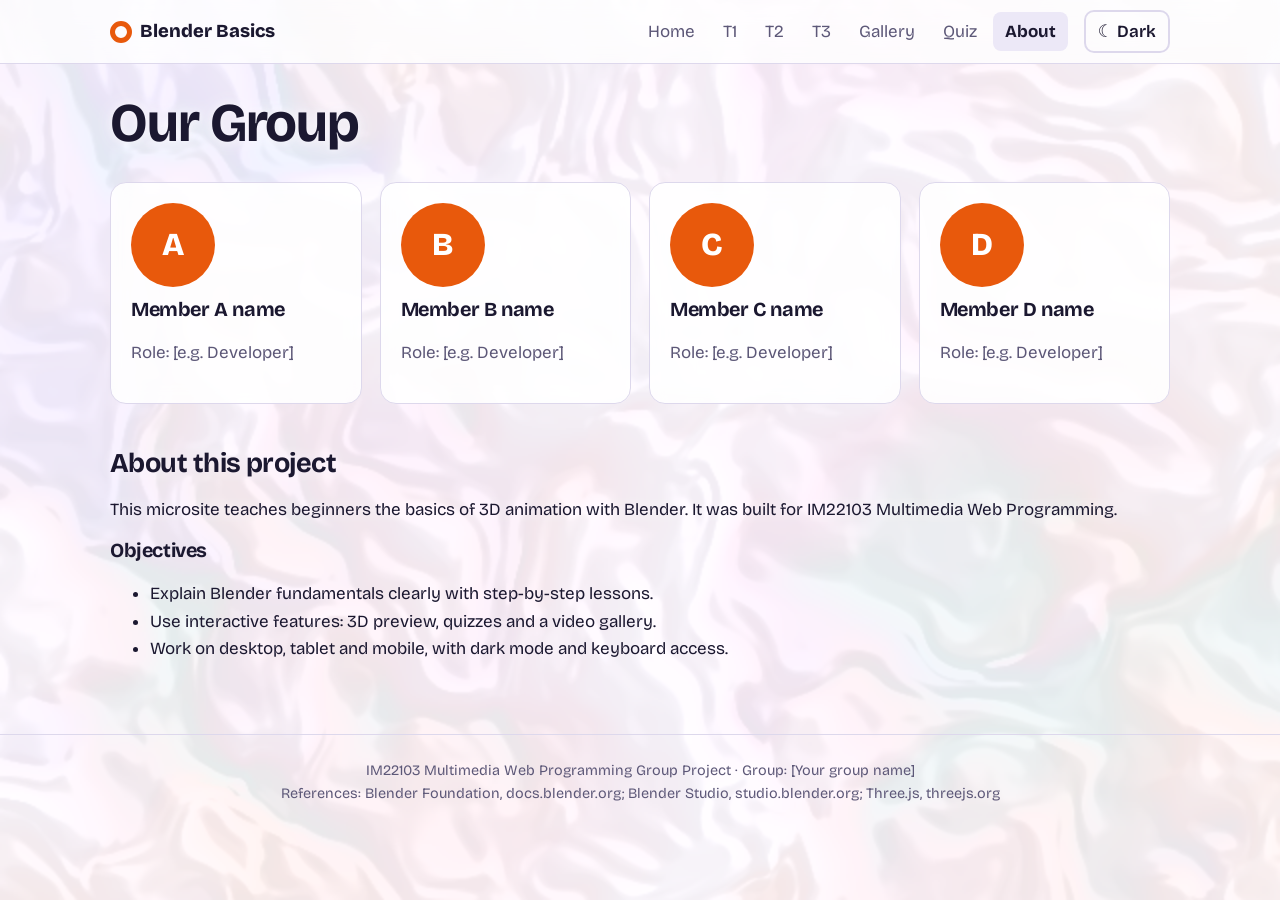
<file: about.html>
<!DOCTYPE html><html lang="en"><head><meta charset="utf-8"><meta name="viewport" content="width=device-width,initial-scale=1">
<title>About | Blender Basics</title><meta name="description" content="Learn 3D animation with Blender: tutorials, gallery and quiz.">
<link rel="preconnect" href="https://fonts.googleapis.com"><link rel="stylesheet" href="https://fonts.googleapis.com/css2?family=Bricolage+Grotesque:wght@400;600;800&display=swap"><link rel="stylesheet" href="style.css"></head><body>
<a class="skip" href="#main">Skip to content</a>
<header><div class="bar"><a class="logo" href="index.html"><i></i>Blender Basics</a><button id="menu" class="ghost" aria-expanded="false" aria-controls="nav">Menu</button>
<nav id="nav" aria-label="Main"><a href="index.html">Home</a><a href="tutorial1.html">T1</a><a href="tutorial2.html">T2</a><a href="tutorial3.html">T3</a><a href="gallery.html">Gallery</a><a href="quiz.html">Quiz</a><a href="about.html" aria-current="page">About</a></nav><button id="theme" class="ghost" aria-pressed="false">Dark</button></div></header>
<main id="main"><h1>Our Group</h1><div class="grid"><article class="card"><div class="av" aria-hidden="true">A</div><h3>Member A name</h3><p>Role: [e.g. Developer]</p></article><article class="card"><div class="av" aria-hidden="true">B</div><h3>Member B name</h3><p>Role: [e.g. Developer]</p></article><article class="card"><div class="av" aria-hidden="true">C</div><h3>Member C name</h3><p>Role: [e.g. Developer]</p></article><article class="card"><div class="av" aria-hidden="true">D</div><h3>Member D name</h3><p>Role: [e.g. Developer]</p></article></div><section><h2>About this project</h2><p>This microsite teaches beginners the basics of 3D animation with Blender. It was built for IM22103 Multimedia Web Programming.</p>
<h3>Objectives</h3><ul><li>Explain Blender fundamentals clearly with step-by-step lessons.</li><li>Use interactive features: 3D preview, quizzes and a video gallery.</li><li>Work on desktop, tablet and mobile, with dark mode and keyboard access.</li></ul></section></main>
<footer>IM22103 Multimedia Web Programming Group Project &middot; Group: [Your group name]<br>References: Blender Foundation, docs.blender.org; Blender Studio, studio.blender.org; Three.js, threejs.org</footer>
<script src="app.js"></script></body></html>
</file>
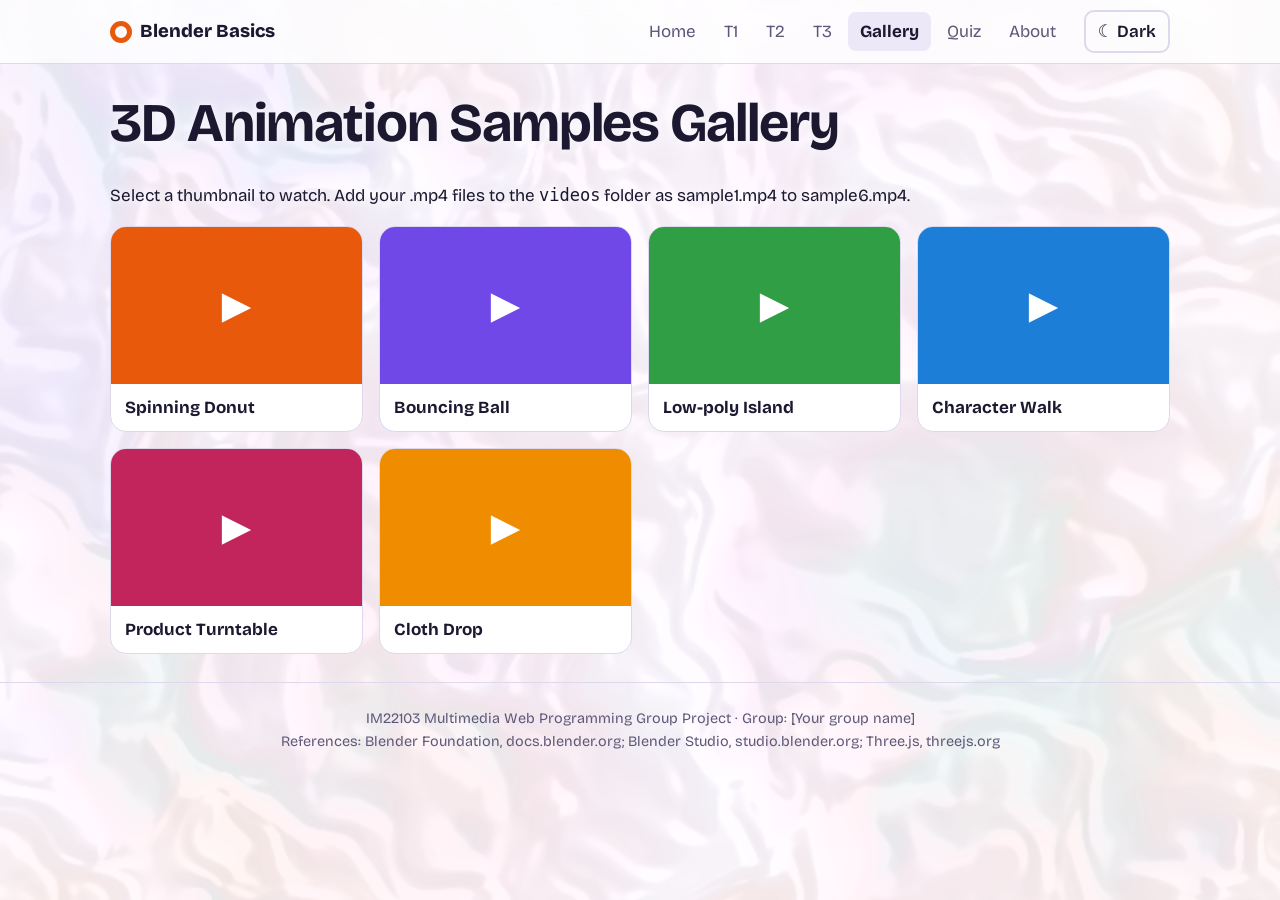
<file: gallery.html>
<!DOCTYPE html><html lang="en"><head><meta charset="utf-8"><meta name="viewport" content="width=device-width,initial-scale=1">
<title>Gallery | Blender Basics</title><meta name="description" content="Learn 3D animation with Blender: tutorials, gallery and quiz.">
<link rel="preconnect" href="https://fonts.googleapis.com"><link rel="stylesheet" href="https://fonts.googleapis.com/css2?family=Bricolage+Grotesque:wght@400;600;800&display=swap"><link rel="stylesheet" href="style.css"></head><body>
<a class="skip" href="#main">Skip to content</a>
<header><div class="bar"><a class="logo" href="index.html"><i></i>Blender Basics</a><button id="menu" class="ghost" aria-expanded="false" aria-controls="nav">Menu</button>
<nav id="nav" aria-label="Main"><a href="index.html">Home</a><a href="tutorial1.html">T1</a><a href="tutorial2.html">T2</a><a href="tutorial3.html">T3</a><a href="gallery.html" aria-current="page">Gallery</a><a href="quiz.html">Quiz</a><a href="about.html">About</a></nav><button id="theme" class="ghost" aria-pressed="false">Dark</button></div></header>
<main id="main"><h1>3D Animation Samples Gallery</h1><p>Select a thumbnail to watch. Add your .mp4 files to the <code>videos</code> folder as sample1.mp4 to sample6.mp4.</p><div class="thumbs"><button class="thumb" data-t="Spinning Donut" data-v="sample1.mp4"><span style="background:#e8590c" aria-hidden="true">&#9654;</span><b>Spinning Donut</b></button><button class="thumb" data-t="Bouncing Ball" data-v="sample2.mp4"><span style="background:#7048e8" aria-hidden="true">&#9654;</span><b>Bouncing Ball</b></button><button class="thumb" data-t="Low-poly Island" data-v="sample3.mp4"><span style="background:#2f9e44" aria-hidden="true">&#9654;</span><b>Low-poly Island</b></button><button class="thumb" data-t="Character Walk" data-v="sample4.mp4"><span style="background:#1c7ed6" aria-hidden="true">&#9654;</span><b>Character Walk</b></button><button class="thumb" data-t="Product Turntable" data-v="sample5.mp4"><span style="background:#c2255c" aria-hidden="true">&#9654;</span><b>Product Turntable</b></button><button class="thumb" data-t="Cloth Drop" data-v="sample6.mp4"><span style="background:#f08c00" aria-hidden="true">&#9654;</span><b>Cloth Drop</b></button></div>
<dialog id="lb" aria-labelledby="lbt"><h2 id="lbt"></h2><video controls playsinline>Your browser does not support video.</video><p><button id="close">Close</button></p></dialog></main>
<footer>IM22103 Multimedia Web Programming Group Project &middot; Group: [Your group name]<br>References: Blender Foundation, docs.blender.org; Blender Studio, studio.blender.org; Three.js, threejs.org</footer>
<script src="app.js"></script></body></html>
</file>
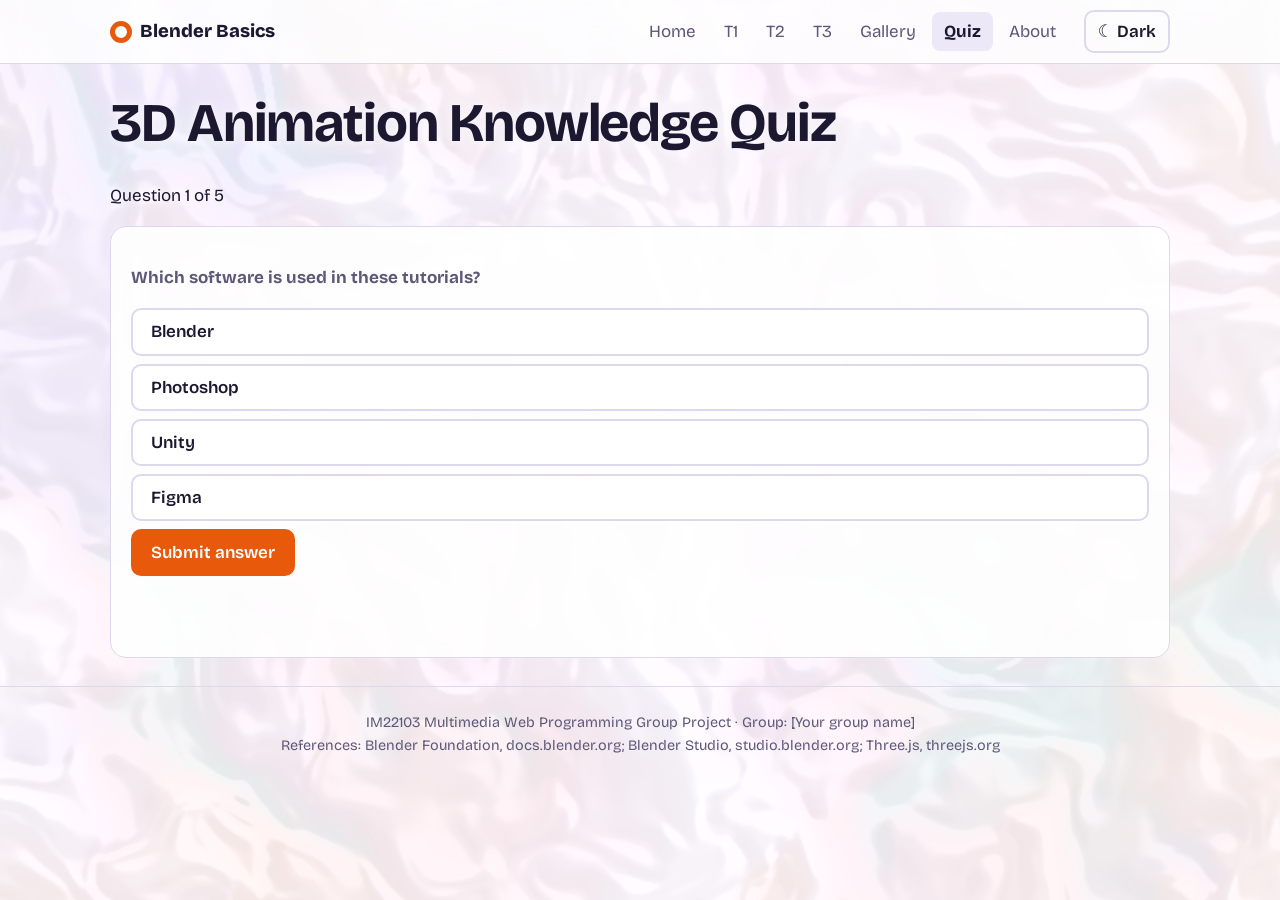
<file: quiz.html>
<!DOCTYPE html><html lang="en"><head><meta charset="utf-8"><meta name="viewport" content="width=device-width,initial-scale=1">
<title>Quiz | Blender Basics</title><meta name="description" content="Learn 3D animation with Blender: tutorials, gallery and quiz.">
<link rel="preconnect" href="https://fonts.googleapis.com"><link rel="stylesheet" href="https://fonts.googleapis.com/css2?family=Bricolage+Grotesque:wght@400;600;800&display=swap"><link rel="stylesheet" href="style.css"></head><body>
<a class="skip" href="#main">Skip to content</a>
<header><div class="bar"><a class="logo" href="index.html"><i></i>Blender Basics</a><button id="menu" class="ghost" aria-expanded="false" aria-controls="nav">Menu</button>
<nav id="nav" aria-label="Main"><a href="index.html">Home</a><a href="tutorial1.html">T1</a><a href="tutorial2.html">T2</a><a href="tutorial3.html">T3</a><a href="gallery.html">Gallery</a><a href="quiz.html" aria-current="page">Quiz</a><a href="about.html">About</a></nav><button id="theme" class="ghost" aria-pressed="false">Dark</button></div></header>
<main id="main"><h1>3D Animation Knowledge Quiz</h1><p id="qn" aria-live="polite"></p><div class="card" id="quiz"></div>
<div class="card" id="res" hidden><h2 id="score"></h2><p id="msg"></p><button id="again">Restart quiz</button></div></main>
<footer>IM22103 Multimedia Web Programming Group Project &middot; Group: [Your group name]<br>References: Blender Foundation, docs.blender.org; Blender Studio, studio.blender.org; Three.js, threejs.org</footer>
<script>const QUIZ=[{"q": "Which software is used in these tutorials?", "o": ["Blender", "Photoshop", "Unity", "Figma"], "a": 0, "e": "Blender is free and open source."}, {"q": "Which key adds a new object?", "o": ["Ctrl + N", "Shift + A", "Alt + A", "Tab"], "a": 1, "e": "Shift + A opens the Add menu."}, {"q": "Which key switches between Object and Edit Mode?", "o": ["Tab", "Esc", "Space", "Enter"], "a": 0, "e": "Tab toggles the modes."}, {"q": "Which render engine is the faster, real-time option?", "o": ["Cycles", "Eevee", "Workbench only", "Arnold"], "a": 1, "e": "Eevee is real-time; Cycles is slower but more realistic."}, {"q": "What does a keyframe do?", "o": ["Deletes a frame", "Stores a value at a frame", "Changes the file name", "Adds a light"], "a": 1, "e": "Blender fills in the frames between keyframes."}]</script><script src="app.js"></script></body></html>
</file>
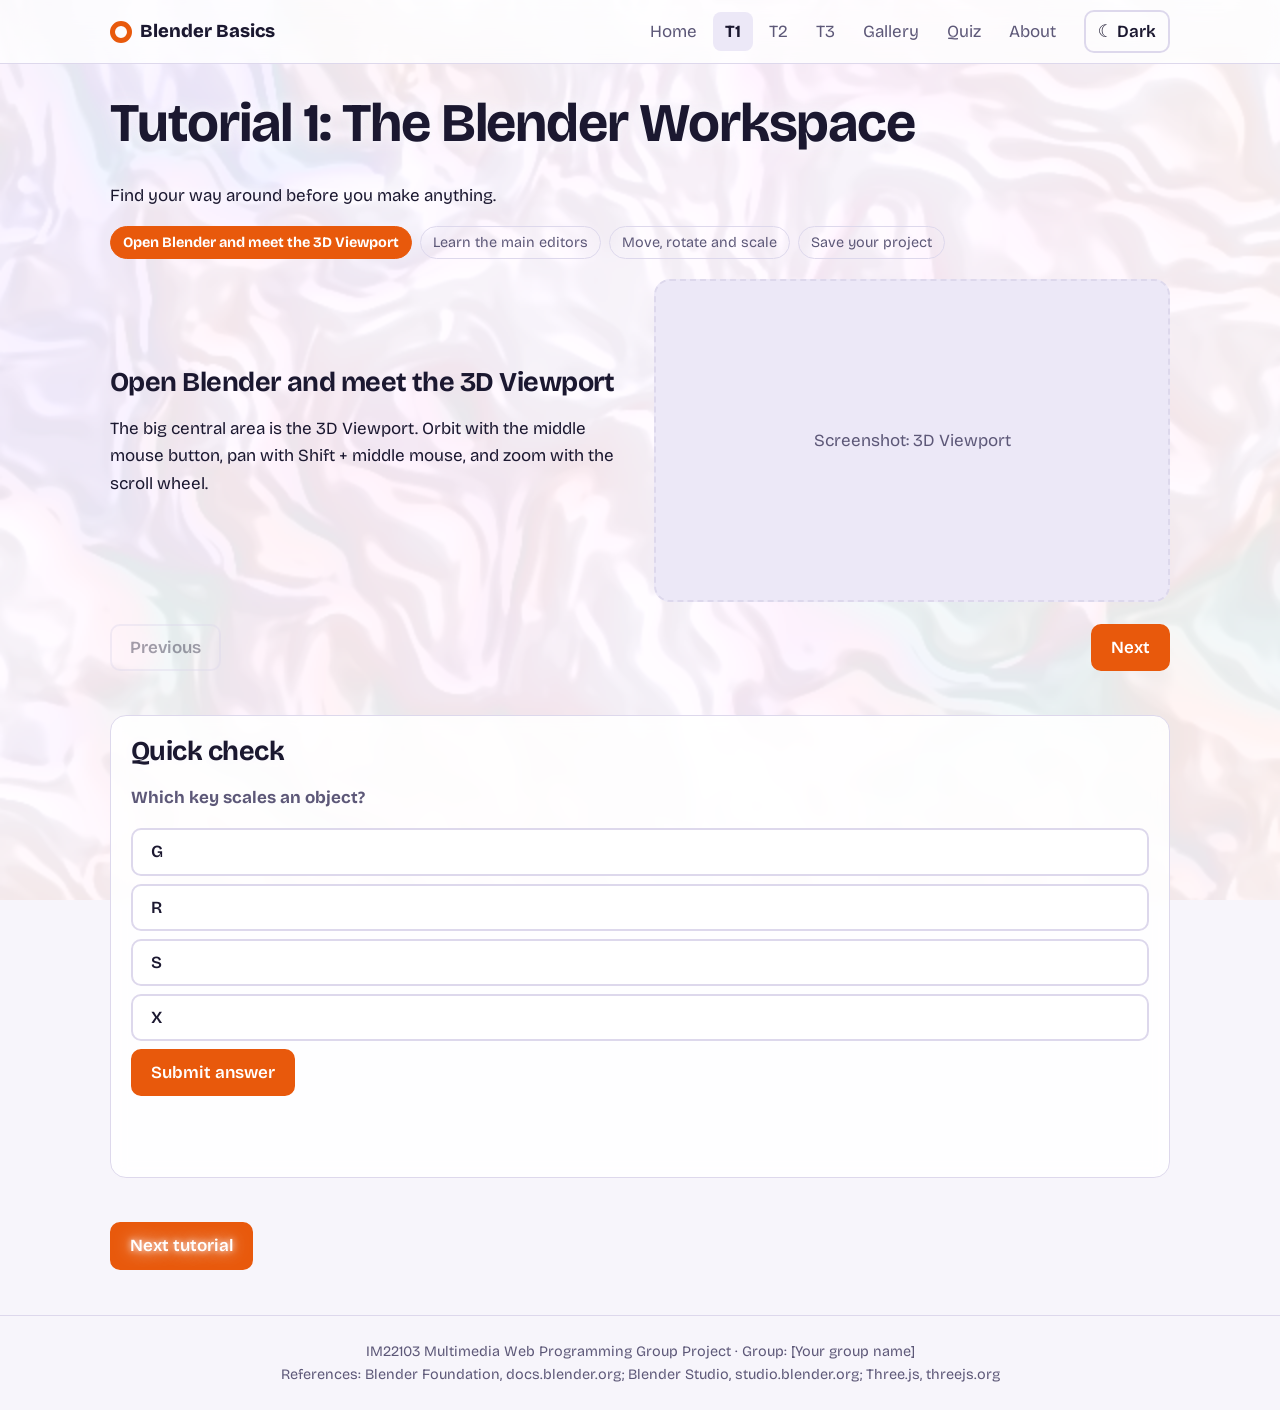
<file: tutorial1.html>
<!DOCTYPE html><html lang="en"><head><meta charset="utf-8"><meta name="viewport" content="width=device-width,initial-scale=1">
<title>Tutorial 1: The Blender Workspace | Blender Basics</title><meta name="description" content="Learn 3D animation with Blender: tutorials, gallery and quiz.">
<link rel="preconnect" href="https://fonts.googleapis.com"><link rel="stylesheet" href="https://fonts.googleapis.com/css2?family=Bricolage+Grotesque:wght@400;600;800&display=swap"><link rel="stylesheet" href="style.css"></head><body>
<a class="skip" href="#main">Skip to content</a>
<header><div class="bar"><a class="logo" href="index.html"><i></i>Blender Basics</a><button id="menu" class="ghost" aria-expanded="false" aria-controls="nav">Menu</button>
<nav id="nav" aria-label="Main"><a href="index.html">Home</a><a href="tutorial1.html" aria-current="page">T1</a><a href="tutorial2.html">T2</a><a href="tutorial3.html">T3</a><a href="gallery.html">Gallery</a><a href="quiz.html">Quiz</a><a href="about.html">About</a></nav><button id="theme" class="ghost" aria-pressed="false">Dark</button></div></header>
<main id="main"><h1>Tutorial 1: The Blender Workspace</h1><p>Find your way around before you make anything.</p><ol class="prog" id="prog" aria-label="Progress"></ol>
<div class="step"><div><h2 id="st"></h2><p id="sx" aria-live="polite"></p></div><div class="media" id="md" role="img" aria-label="Tutorial media placeholder"></div></div>
<div class="nav2"><button id="prev" class="ghost">Previous</button><button id="next">Next</button></div>
<section class="card"><h2>Quick check</h2><div id="mcq"></div></section>
<p><a class='btn' href='tutorial2.html'>Next tutorial</a></p></main>
<footer>IM22103 Multimedia Web Programming Group Project &middot; Group: [Your group name]<br>References: Blender Foundation, docs.blender.org; Blender Studio, studio.blender.org; Three.js, threejs.org</footer>
<script>window.TUT={"steps": [["Open Blender and meet the 3D Viewport", "The big central area is the 3D Viewport. Orbit with the middle mouse button, pan with Shift + middle mouse, and zoom with the scroll wheel.", "Screenshot: 3D Viewport"], ["Learn the main editors", "The Outliner (top right) lists every object. The Properties panel (bottom right) holds settings. The Timeline (bottom) controls animation time.", "Screenshot: Outliner, Properties, Timeline"], ["Move, rotate and scale", "Select an object, then press G to move, R to rotate, S to scale. Press X, Y or Z straight after to lock to one axis.", "GIF: G / R / S shortcuts"], ["Save your project", "Press Ctrl + S and save a .blend file. Turn on Auto Save in Preferences so you never lose work.", "Screenshot: Save dialog"]], "q": {"q": "Which key scales an object?", "o": ["G", "R", "S", "X"], "a": 2, "e": "S scales. G moves and R rotates."}}</script><script src="app.js"></script></body></html>
</file>
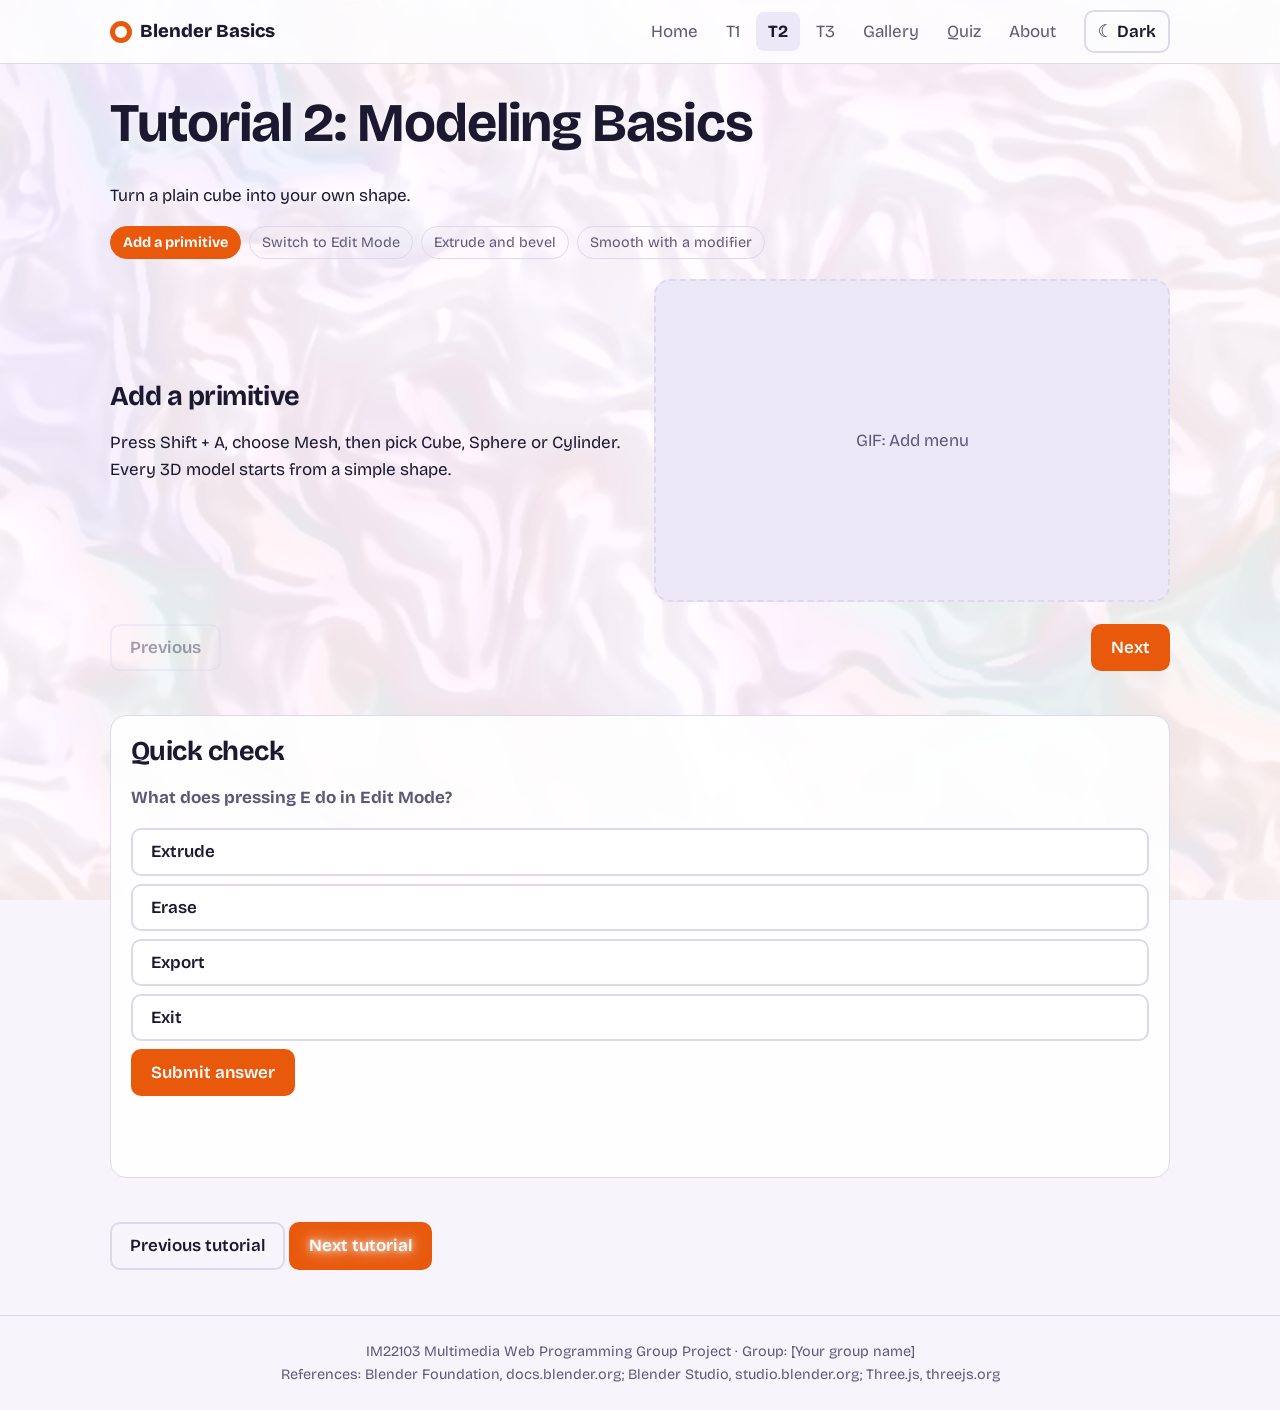
<file: tutorial2.html>
<!DOCTYPE html><html lang="en"><head><meta charset="utf-8"><meta name="viewport" content="width=device-width,initial-scale=1">
<title>Tutorial 2: Modeling Basics | Blender Basics</title><meta name="description" content="Learn 3D animation with Blender: tutorials, gallery and quiz.">
<link rel="preconnect" href="https://fonts.googleapis.com"><link rel="stylesheet" href="https://fonts.googleapis.com/css2?family=Bricolage+Grotesque:wght@400;600;800&display=swap"><link rel="stylesheet" href="style.css"></head><body>
<a class="skip" href="#main">Skip to content</a>
<header><div class="bar"><a class="logo" href="index.html"><i></i>Blender Basics</a><button id="menu" class="ghost" aria-expanded="false" aria-controls="nav">Menu</button>
<nav id="nav" aria-label="Main"><a href="index.html">Home</a><a href="tutorial1.html">T1</a><a href="tutorial2.html" aria-current="page">T2</a><a href="tutorial3.html">T3</a><a href="gallery.html">Gallery</a><a href="quiz.html">Quiz</a><a href="about.html">About</a></nav><button id="theme" class="ghost" aria-pressed="false">Dark</button></div></header>
<main id="main"><h1>Tutorial 2: Modeling Basics</h1><p>Turn a plain cube into your own shape.</p><ol class="prog" id="prog" aria-label="Progress"></ol>
<div class="step"><div><h2 id="st"></h2><p id="sx" aria-live="polite"></p></div><div class="media" id="md" role="img" aria-label="Tutorial media placeholder"></div></div>
<div class="nav2"><button id="prev" class="ghost">Previous</button><button id="next">Next</button></div>
<section class="card"><h2>Quick check</h2><div id="mcq"></div></section>
<p><a class='btn ghost' href='tutorial1.html'>Previous tutorial</a> <a class='btn' href='tutorial3.html'>Next tutorial</a></p></main>
<footer>IM22103 Multimedia Web Programming Group Project &middot; Group: [Your group name]<br>References: Blender Foundation, docs.blender.org; Blender Studio, studio.blender.org; Three.js, threejs.org</footer>
<script>window.TUT={"steps": [["Add a primitive", "Press Shift + A, choose Mesh, then pick Cube, Sphere or Cylinder. Every 3D model starts from a simple shape.", "GIF: Add menu"], ["Switch to Edit Mode", "Press Tab to edit vertices, edges and faces. Press 1, 2 or 3 to switch between them.", "Screenshot: Edit Mode"], ["Extrude and bevel", "Select a face and press E to pull out new geometry. Press Ctrl + B to round a sharp edge.", "GIF: Extrude a face"], ["Smooth with a modifier", "Add a Subdivision Surface modifier (Ctrl + 2) to get smooth, organic shapes without extra work.", "Screenshot: Modifier panel"]], "q": {"q": "What does pressing E do in Edit Mode?", "o": ["Extrude", "Erase", "Export", "Exit"], "a": 0, "e": "E extrudes the selected geometry outward."}}</script><script src="app.js"></script></body></html>
</file>
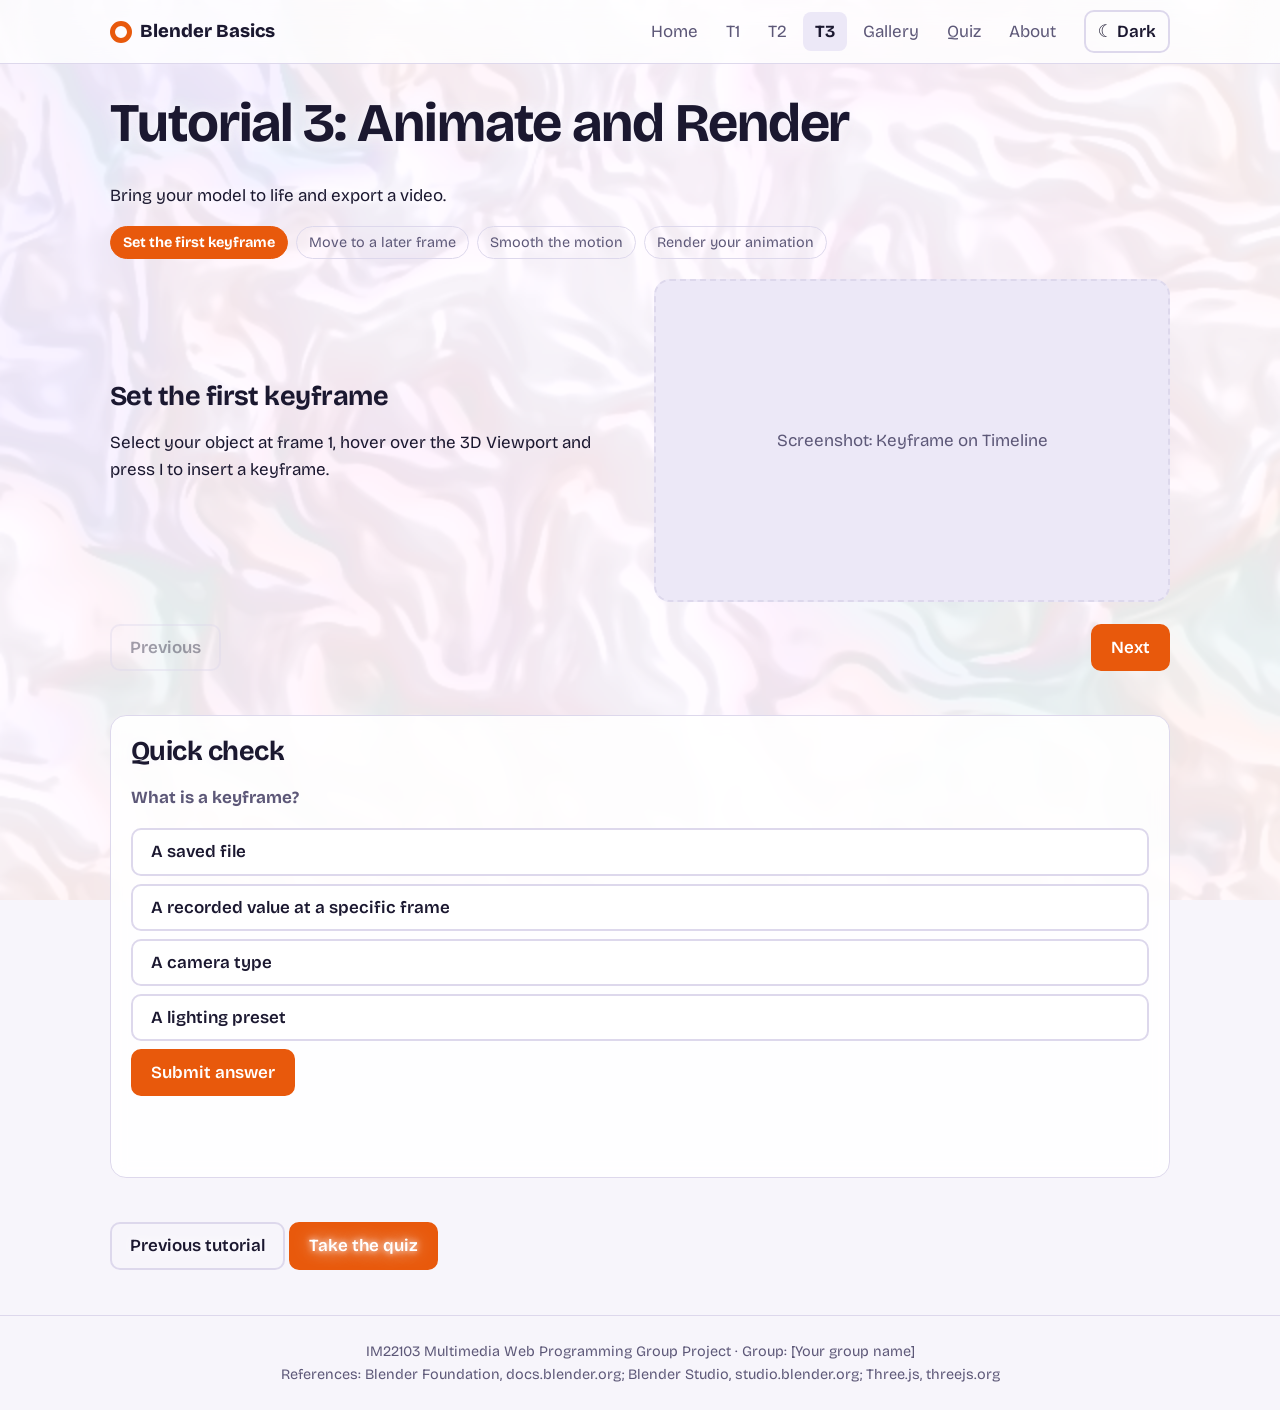
<file: tutorial3.html>
<!DOCTYPE html><html lang="en"><head><meta charset="utf-8"><meta name="viewport" content="width=device-width,initial-scale=1">
<title>Tutorial 3: Animate and Render | Blender Basics</title><meta name="description" content="Learn 3D animation with Blender: tutorials, gallery and quiz.">
<link rel="preconnect" href="https://fonts.googleapis.com"><link rel="stylesheet" href="https://fonts.googleapis.com/css2?family=Bricolage+Grotesque:wght@400;600;800&display=swap"><link rel="stylesheet" href="style.css"></head><body>
<a class="skip" href="#main">Skip to content</a>
<header><div class="bar"><a class="logo" href="index.html"><i></i>Blender Basics</a><button id="menu" class="ghost" aria-expanded="false" aria-controls="nav">Menu</button>
<nav id="nav" aria-label="Main"><a href="index.html">Home</a><a href="tutorial1.html">T1</a><a href="tutorial2.html">T2</a><a href="tutorial3.html" aria-current="page">T3</a><a href="gallery.html">Gallery</a><a href="quiz.html">Quiz</a><a href="about.html">About</a></nav><button id="theme" class="ghost" aria-pressed="false">Dark</button></div></header>
<main id="main"><h1>Tutorial 3: Animate and Render</h1><p>Bring your model to life and export a video.</p><ol class="prog" id="prog" aria-label="Progress"></ol>
<div class="step"><div><h2 id="st"></h2><p id="sx" aria-live="polite"></p></div><div class="media" id="md" role="img" aria-label="Tutorial media placeholder"></div></div>
<div class="nav2"><button id="prev" class="ghost">Previous</button><button id="next">Next</button></div>
<section class="card"><h2>Quick check</h2><div id="mcq"></div></section>
<p><a class='btn ghost' href='tutorial2.html'>Previous tutorial</a> <a class='btn' href='quiz.html'>Take the quiz</a></p></main>
<footer>IM22103 Multimedia Web Programming Group Project &middot; Group: [Your group name]<br>References: Blender Foundation, docs.blender.org; Blender Studio, studio.blender.org; Three.js, threejs.org</footer>
<script>window.TUT={"steps": [["Set the first keyframe", "Select your object at frame 1, hover over the 3D Viewport and press I to insert a keyframe.", "Screenshot: Keyframe on Timeline"], ["Move to a later frame", "Drag the playhead to frame 60, move or rotate the object, then press I again. Blender fills in the frames between.", "GIF: Playhead and keyframes"], ["Smooth the motion", "Open the Graph Editor and adjust the curves so movement eases in and out instead of looking robotic.", "Screenshot: Graph Editor"], ["Render your animation", "In Output Properties choose FFmpeg Video, then use Render, Render Animation (Ctrl + F12). Use Eevee for speed.", "Screenshot: Render settings"]], "q": {"q": "What is a keyframe?", "o": ["A saved file", "A recorded value at a specific frame", "A camera type", "A lighting preset"], "a": 1, "e": "A keyframe stores a value at one frame; Blender interpolates between keyframes."}}</script><script src="app.js"></script></body></html>
</file>
<file: style.css>
:root{--bg:#f7f5fb;--surf:#fff;--ink:#1b1830;--mute:#5d5878;--line:#ddd8ec;--acc:#e8590c;--acc-ink:#fff;--soft:#ece8f7}
:root[data-theme=dark]{--bg:#14121f;--surf:#1e1b30;--ink:#f1eefb;--mute:#aaa4c6;--line:#322e4a;--acc:#ff8a3d;--acc-ink:#1b1830;--soft:#27233d}
*{box-sizing:border-box}html{scroll-padding-top:70px}
body{margin:0;font:17px/1.6 "Bricolage Grotesque",system-ui,sans-serif;background:var(--bg);color:var(--ink)}
a{color:inherit}h1,h2,h3{line-height:1.15;margin:0 0 .5em;letter-spacing:-.02em}h1{font-size:clamp(2rem,5vw,3.4rem)}h2{font-size:1.7rem}
:focus-visible{outline:3px solid var(--acc);outline-offset:2px}
.skip{position:absolute;left:-999px}.skip:focus{left:8px;top:8px;background:var(--surf);padding:8px;z-index:9}
header{position:sticky;top:0;z-index:5;background:var(--surf);border-bottom:1px solid var(--line)}
.bar{max-width:1100px;margin:auto;padding:10px 20px;display:flex;align-items:center;gap:16px;flex-wrap:wrap}
.logo{font-weight:800;text-decoration:none;font-size:1.15rem;margin-right:auto;display:flex;align-items:center;gap:8px}
.logo i{width:22px;height:22px;border-radius:50%;border:5px solid var(--acc);display:inline-block}
nav{display:flex;gap:4px;flex-wrap:wrap}nav a{padding:6px 12px;border-radius:8px;text-decoration:none;color:var(--mute)}
nav a:hover{background:var(--soft)}nav a[aria-current]{background:var(--soft);color:var(--ink);font-weight:700}
button,.btn{font:inherit;cursor:pointer;border:2px solid var(--acc);background:var(--acc);color:var(--acc-ink);padding:8px 18px;border-radius:10px;text-decoration:none;display:inline-block;font-weight:600}
button.ghost,.btn.ghost{background:transparent;color:var(--ink);border-color:var(--line)}button:disabled{opacity:.4;cursor:not-allowed}
#menu{display:none}#theme{padding:6px 12px}
main{max-width:1100px;margin:auto;padding:28px 20px}
.hero{display:grid;grid-template-columns:1.1fr 1fr;gap:32px;align-items:center;padding:24px 0}
.hero p{color:var(--mute);max-width:46ch}.cta{display:flex;gap:12px;flex-wrap:wrap;margin-top:18px}
#three{width:100%;aspect-ratio:1;max-height:420px;border-radius:24px;background:radial-gradient(circle at 30% 20%,var(--soft),var(--surf));border:1px solid var(--line);display:grid;place-items:center;color:var(--mute)}
#three canvas{width:100%!important;height:100%!important;border-radius:24px}
.grid{display:grid;gap:18px;grid-template-columns:repeat(auto-fit,minmax(220px,1fr))}
.card{background:var(--surf);border:1px solid var(--line);border-radius:16px;padding:20px}.card p{color:var(--mute)}
section{margin:44px 0}
.flow{display:flex;gap:10px;flex-wrap:wrap}.flow button{background:var(--surf);color:var(--ink);border-color:var(--line)}
.flow button[aria-pressed=true]{background:var(--acc);color:var(--acc-ink);border-color:var(--acc)}
#flowinfo{margin-top:14px;padding:16px;border-left:5px solid var(--acc);background:var(--soft);border-radius:0 12px 12px 0}
.prog{display:flex;gap:8px;list-style:none;padding:0;margin:0 0 20px;flex-wrap:wrap}
.prog li{padding:4px 12px;border-radius:99px;border:1px solid var(--line);color:var(--mute);font-size:.9rem}
.prog li.done{background:var(--soft);color:var(--ink)}.prog li.on{background:var(--acc);color:var(--acc-ink);border-color:var(--acc);font-weight:700}
.step{display:grid;grid-template-columns:1fr 1fr;gap:28px;align-items:center}
.media{aspect-ratio:16/10;border-radius:16px;border:2px dashed var(--line);background:var(--soft);display:grid;place-items:center;text-align:center;color:var(--mute);padding:14px}
.nav2{display:flex;justify-content:space-between;margin:22px 0}
.opt{display:block;width:100%;text-align:left;margin:8px 0;background:var(--surf);color:var(--ink);border-color:var(--line)}
.opt.ok{border-color:#2f9e44;background:#2f9e4430}.opt.bad{border-color:#e03131;background:#e0313130}
.fb{min-height:1.6em;font-weight:600}
.thumbs{display:grid;gap:16px;grid-template-columns:repeat(auto-fill,minmax(220px,1fr))}
.thumb{padding:0;border-radius:16px;overflow:hidden;background:var(--surf);color:var(--ink);border:1px solid var(--line);text-align:left}
.thumb span{display:grid;place-items:center;aspect-ratio:16/10;font-size:2.4rem;color:#fff}.thumb b{display:block;padding:10px 14px}
dialog{border:0;border-radius:16px;padding:16px;max-width:min(760px,94vw);background:var(--surf);color:var(--ink)}dialog::backdrop{background:#000a}
dialog video{width:100%;border-radius:10px;background:#000}
.av{width:84px;height:84px;border-radius:50%;background:var(--acc);color:var(--acc-ink);display:grid;place-items:center;font-size:2rem;font-weight:800;margin-bottom:12px}
footer{border-top:1px solid var(--line);padding:24px 20px;text-align:center;color:var(--mute);font-size:.9rem}
@media(max-width:760px){.hero,.step{grid-template-columns:1fr}#menu{display:inline-block}nav{display:none;width:100%;flex-direction:column}nav.open{display:flex}}
@media(prefers-reduced-motion:reduce){*{animation:none!important;transition:none!important}}
#fluid{position:fixed;inset:0;width:100%;height:100%;z-index:-1;pointer-events:none;display:block}
header{background:color-mix(in srgb,var(--surf) 78%,transparent);backdrop-filter:blur(14px);-webkit-backdrop-filter:blur(14px)}
.hero>div:first-child,main>h1,main>p{text-shadow:0 0 18px var(--bg),0 0 6px var(--bg)}
section>h2,section>p{text-shadow:0 0 14px var(--bg)}
.card{background:color-mix(in srgb,var(--surf) 88%,transparent);backdrop-filter:blur(8px);-webkit-backdrop-filter:blur(8px)}
#three{background:transparent;border-color:transparent}
</file>
